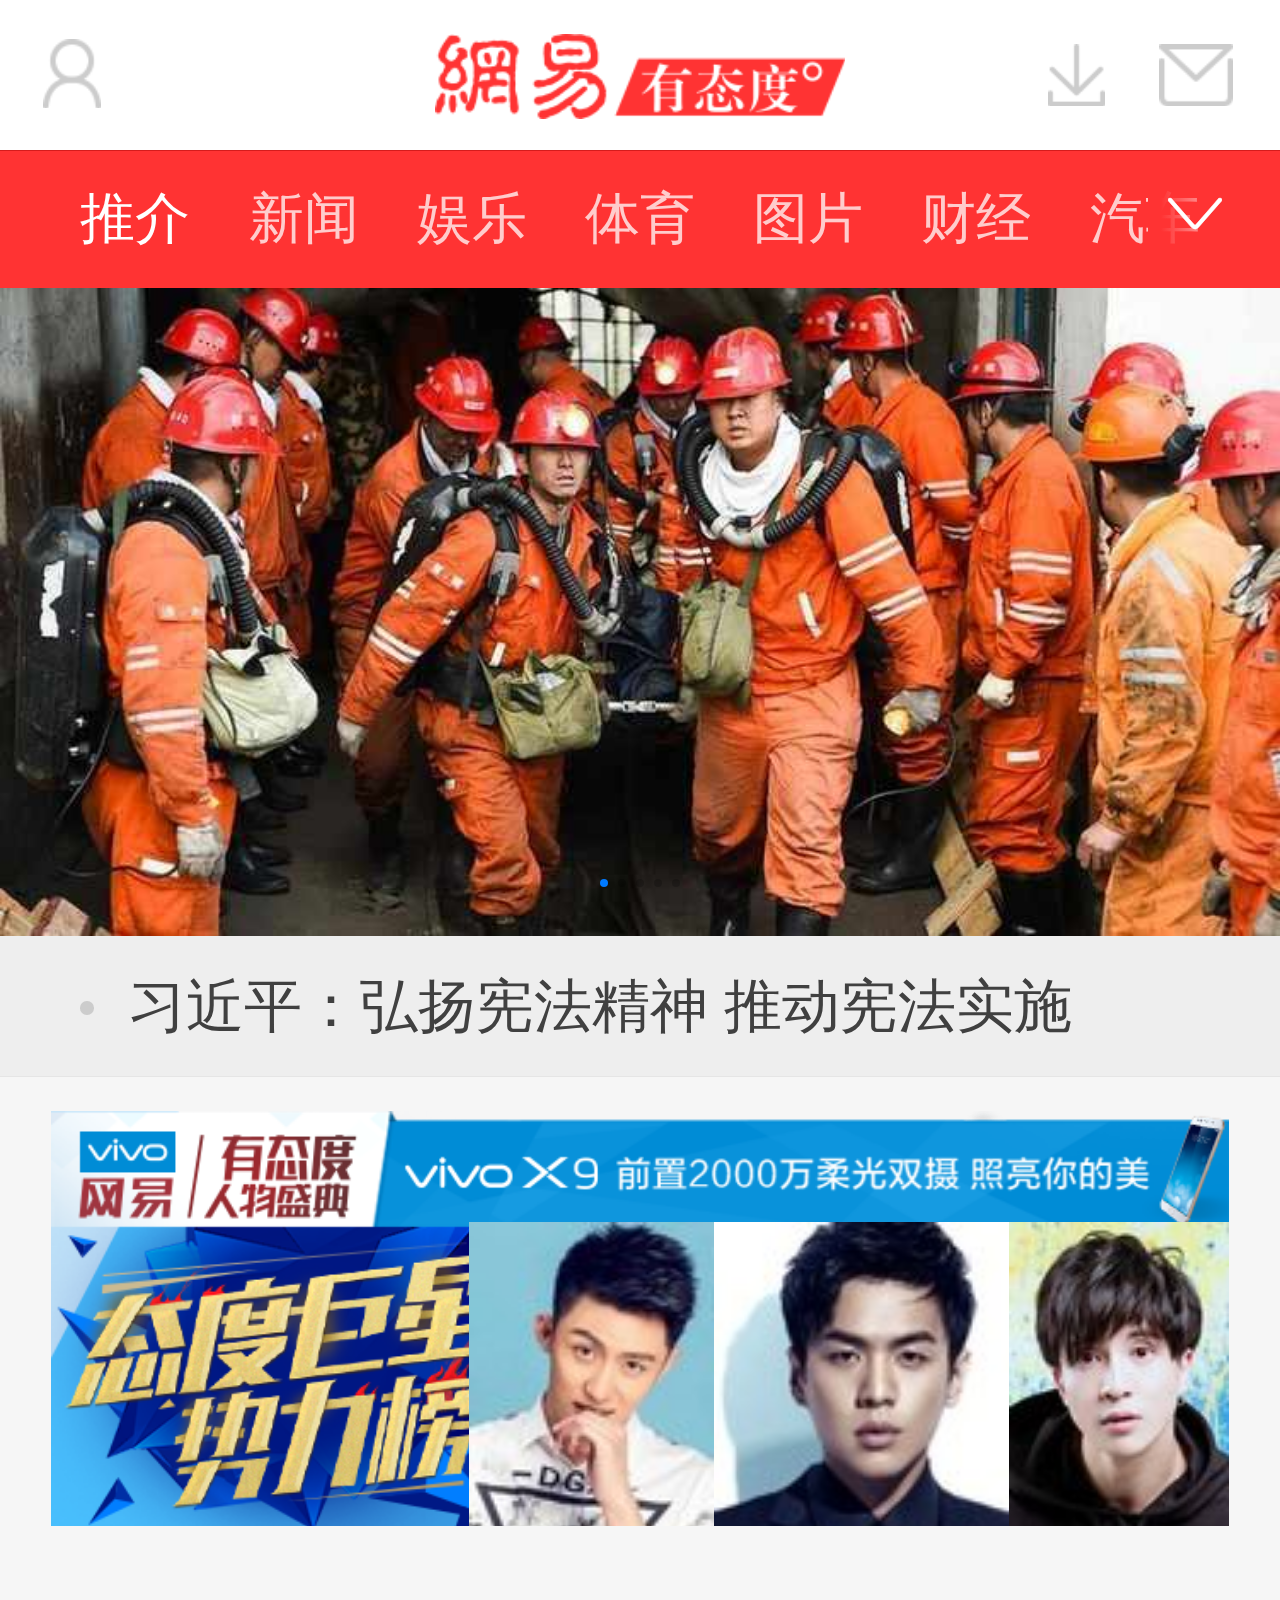
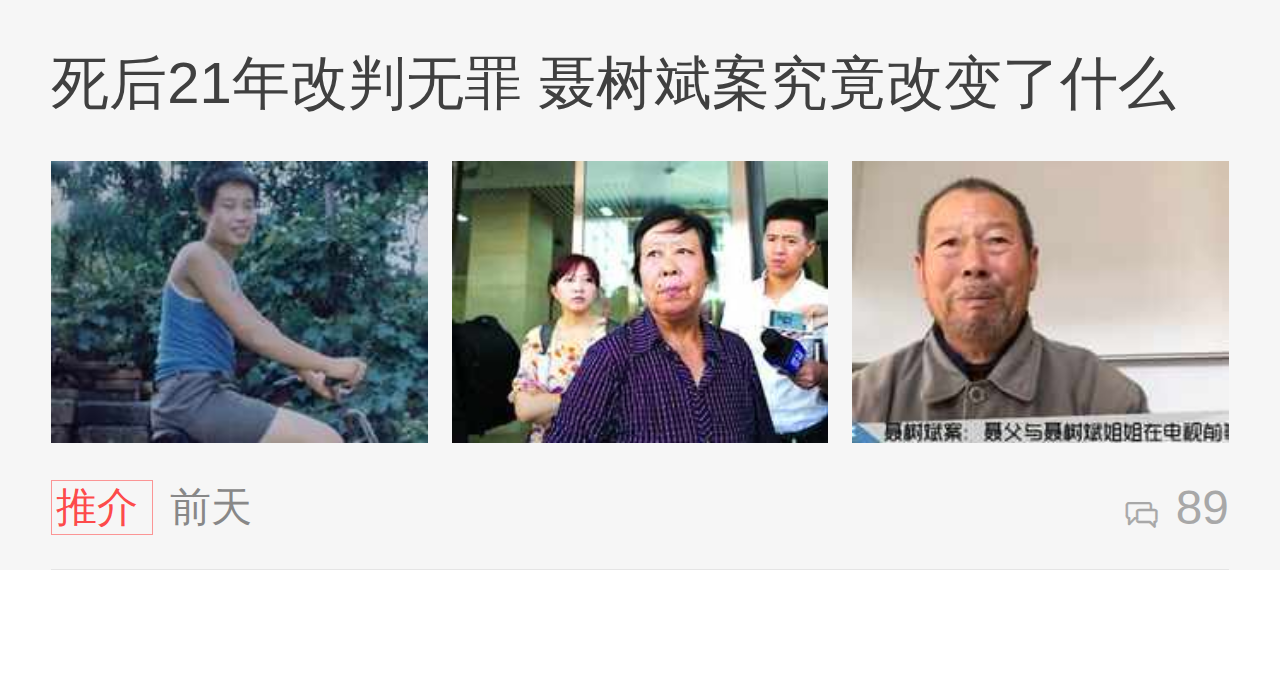
<file: index.html>
<!DOCTYPE html>
<html>
	<head>
		<meta charset="UTF-8">
	    <meta name="viewport" content="width=device-width,initial-scale=1,minimum-scale=1,maximum-scale=1,user-scalable=no" />
		<title>首页</title>
		<link rel="stylesheet" href="css/iconfont.css" />
		<link rel="stylesheet" href="css/bace.css" />
		<link rel="stylesheet" href="css/swiper.min.css" />
		<link rel="stylesheet" href="css/index.css" />
		<script src="js/zepto.js"></script>
		<script src="js/swiper.jquery.min.js"></script>
		<script src="js/bace.js"></script>
		<script src="js/index.js"></script>
	</head>
	<body>
		<!--头部-->
		<header id="indexheader">
			<div class="header-top">
				<div class="user"></div>
				<div class="logo"></div>
				<a href="javascript:;">
					<div class="downLoad"></div>
				</a>
				<a href="javascript:;">
					<div class="email"></div>
				</a>
			</div>
		</header>
		<!--内容-->
		<div class="mian-content">
			<div class="nav-warp">
				<nav class="nav">
					<a href="javascript:;">推介</a>
					<a href="javascript:;">新闻</a>
					<a href="javascript:;">娱乐</a>
					<a href="javascript:;">体育</a>
					<a href="javascript:;">图片</a>
					<a href="javascript:;">财经</a>
					<a href="javascript:;">汽车</a>
				</nav>
				<div class="nav-next iconfont icon-next"></div>
			</div>
			<div class="content-inner">
				<div class="swiper-container">
					<div class="swiper-wrapper">
						<div class="swiper-slide">
							<a href="javascript:;">
								<img src="img/1.jpg" alt="" />
							</a>
						</div>
						<div class="swiper-slide">
							<a href="javascript:;">
								<img src="img/2.jpg" alt="" />
							</a>
						</div>
						<div class="swiper-slide">
							<a href="javascript:;">
								<img src="img/3.jpg" alt="" />
							</a>
						</div>
						<div class="swiper-slide">
							<a href="javascript:;">
								<img src="img/4.jpg" alt="" />
							</a>
						</div>
						<div class="swiper-slide">
							<a href="javascript:;">
								<img src="img/5.jpg" alt="" />
							</a>
						</div>
					</div>
			        <div class="swiper-pagination"></div>
				</div>
				<div class="content-area">
					<section class="text-warp">
						<a href="javascript:;">
							<p class="item-text">习近平：弘扬宪法精神 推动宪法实施</p>
						</a>
					</section>
					<section class="gunggao">
						<div class="guangbg"></div>
						<ul class="ranklist">
							<li>
								<img src="img/gao1.jpg" alt="" />
							</li>
							<li>
								<img src="img/gao2.jpg" alt="" />
							</li>
							<li>
								<img src="img/gao3.jpg" alt="" />
							</li>
						</ul>
					</section>
					<section class="list-item">
						<a href="javascript:;">
							<div class="item-title">
								死后21年改判无罪 聂树斌案究竟改变了什么
							</div>
							<div class="item-pic">
								<div class="item-pic-warp">
									<img src="img/it1.jpg" alt="" />
									<img src="img/it2.jpg" alt="" />
									<img src="img/it3.jpg" alt="" />
								</div>
							</div>
							<div class="item-info">
								<div class="item-info-l">
									<span class="item-info-marke">
										推介
									</span>
									<span class="item-info-time">
										前天
									</span>
								</div>
								<div class="item-info-r">
									<span class="iconfont icon-usermsg"></span>89</div>
							</div>
						</a>
					</section>

				</div>
			</div>
		</div>
		<footer class="footer">
			<ul class="footer-warp">
				<li class="footer-active">
					<div class="iconfont icon-xinwen">
					<p>新闻</p>
				</li>
				<li>
					<div class="iconfont icon-zhibodiba2">
					<p>直播</p>
				</li>
				<li>
					<div class="iconfont icon-icon00105">
					<p>话题</p>
				</li>
				<li>
					<div class="iconfont icon-wode"">
					<p>我</p>
				</li>
			</ul>
		</footer>
	</body>
</html>
</file>
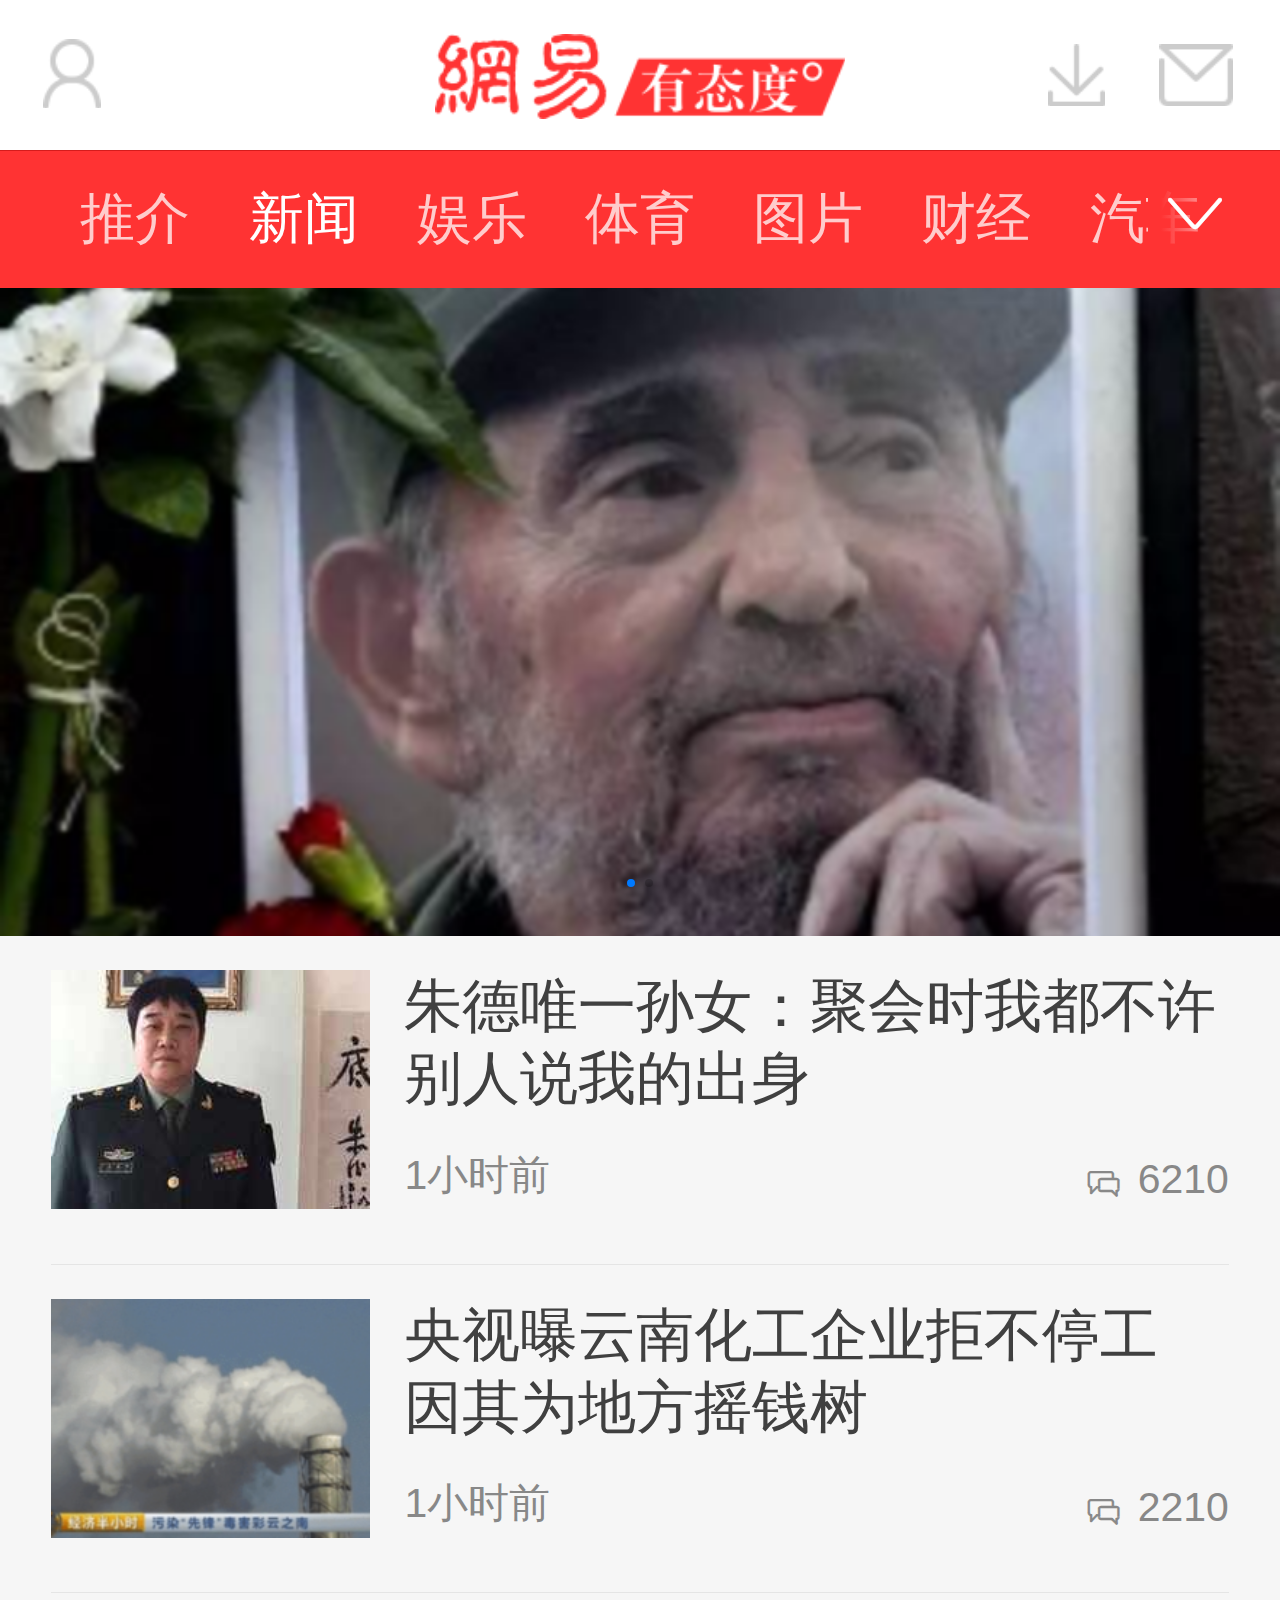
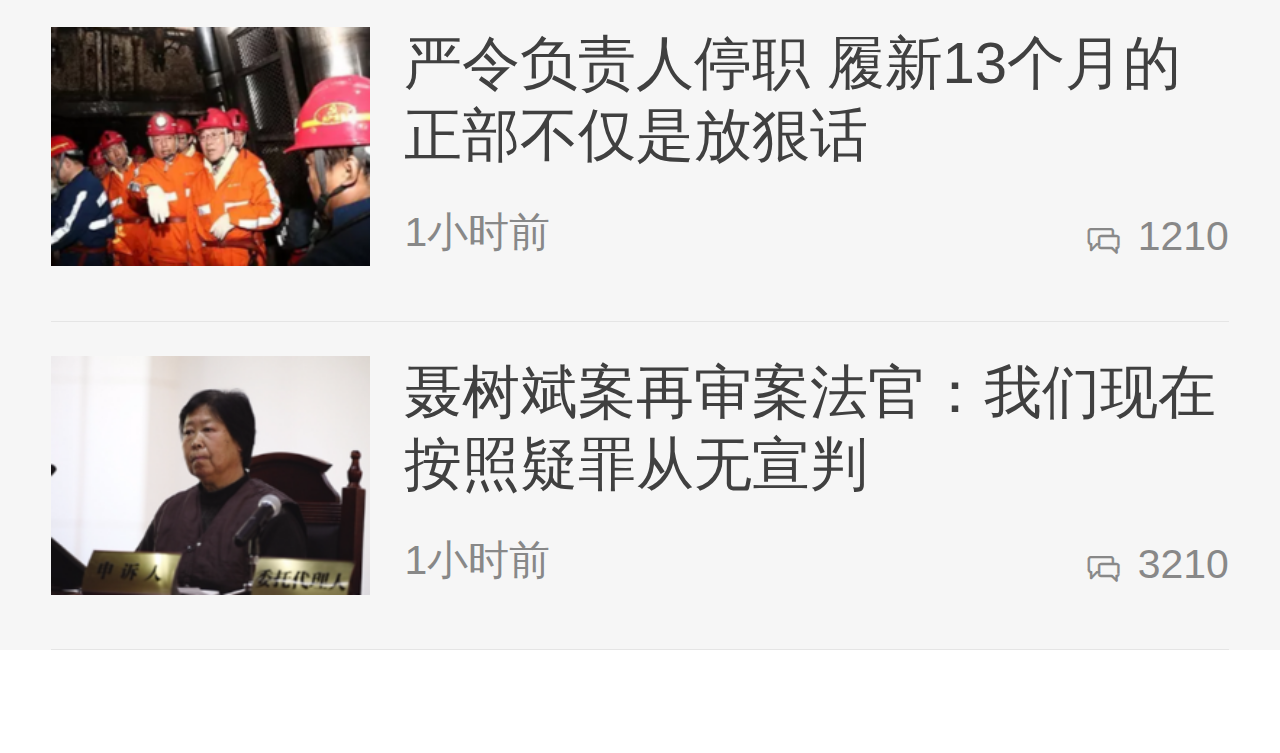
<file: list.html>
<!DOCTYPE html>
<html>
	<head>
		<meta charset="UTF-8">
		<meta name="viewport" content="width=device-width,initial-scale=1,minimum-scale=1,maximum-scale=1,user-scalable=no" />
		<title>新闻列表页</title>
		<link rel="stylesheet" href="css/bace.css" />
		<link rel="stylesheet" href="css/iconfont.css" />
		<link rel="stylesheet" href="css/swiper.min.css" />
		<link rel="stylesheet" href="css/list.css" />
		<script src="js/bace.js"></script>
		<script src="js/zepto.js"></script>
		<script src="js/swiper.jquery.min.js"></script>
		<script src="js/list.js"></script>
	</head>
	<body>
		<!--头部-->
		<header id="indexheader">
			<div class="header-top">
				<div class="user"></div>
				<div class="logo"></div>
				<a href="javascript:;">
					<div class="downLoad"></div>
				</a>
				<a href="javascript:;">
					<div class="email"></div>
				</a>
			</div>
		</header>
		<div class="mian-content">
			<div class="nav-warp">
				<nav class="nav">
					<a href="javascript:;">推介</a>
					<a href="javascript:;">新闻</a>
					<a href="javascript:;">娱乐</a>
					<a href="javascript:;">体育</a>
					<a href="javascript:;">图片</a>
					<a href="javascript:;">财经</a>
					<a href="javascript:;">汽车</a>
				</nav>
				<div class="nav-next iconfont icon-next"></div>
			</div>
			<div class="content-inner">
				<div class="swiper-container">
					<div class="swiper-wrapper">
						<div class="swiper-slide">
							<a href="javascript:;">
								<img src="img/list1.jpg" alt="" />
							</a>
						</div>
						<div class="swiper-slide">
							<a href="javascript:;">
								<img src="img/list2.jpg" alt="" />
							</a>
						</div>
					</div>
			        <div class="swiper-pagination"></div>
				</div>
				<div class="list-content">
					<section class="list-item">
						<a href="javascript:;">
							<div class="list-img">
								<img src="img/list3.jpg" alt="" />
							</div>
							<div class="list-info">
								<div class="list-text">
									<span>朱德唯一孙女：聚会时我都不许别人说我的出身</span>
								</div>
								<div class="list-desc">
									<div class="list-desc-l">
										<span class="list-desc-time">1小时前</span>
									</div>
									<div class="list-desc-r">
										<span class="iconfont icon-usermsg"></span>6210
									</div>
								</div>
							</div>
						</a>
					</section>
					<section class="list-item">
						<a href="javascript:;">
							<div class="list-img">
								<img src="img/list4.jpg" alt="" />
							</div>
							<div class="list-info">
								<div class="list-text">
									<span>央视曝云南化工企业拒不停工 因其为地方摇钱树</span>
								</div>
								<div class="list-desc">
									<div class="list-desc-l">
										<span class="list-desc-time">1小时前</span>
									</div>
									<div class="list-desc-r">
										<span class="iconfont icon-usermsg"></span>2210
									</div>
								</div>
							</div>
						</a>
					</section>
					<section class="list-item">
						<a href="javascript:;">
							<div class="list-img">
								<img src="img/list5.jpg" alt="" />
							</div>
							<div class="list-info">
								<div class="list-text">
									<span>严令负责人停职 履新13个月的正部不仅是放狠话</span>
								</div>
								<div class="list-desc">
									<div class="list-desc-l">
										<span class="list-desc-time">1小时前</span>
									</div>
									<div class="list-desc-r">
										<span class="iconfont icon-usermsg"></span>1210
									</div>
								</div>
							</div>
						</a>
					</section>
					<section class="list-item">
						<a href="javascript:;">
							<div class="list-img">
								<img src="img/list6.jpg" alt="" />
							</div>
							<div class="list-info">
								<div class="list-text">
									<span>聂树斌案再审案法官：我们现在按照疑罪从无宣判</span>
								</div>
								<div class="list-desc">
									<div class="list-desc-l">
										<span class="list-desc-time">1小时前</span>
									</div>
									<div class="list-desc-r">
										<span class="iconfont icon-usermsg"></span>3210
									</div>
								</div>
							</div>
						</a>
					</section>
				</div>
			</div>
		</div>
		<footer class="footer">
			<ul class="footer-warp">
				<li class="footer-active">
					<div class="iconfont icon-xinwen">
					<p>新闻</p>
				</li>
				<li>
					<div class="iconfont icon-zhibodiba2">
					<p>直播</p>
				</li>
				<li>
					<div class="iconfont icon-icon00105">
					<p>话题</p>
				</li>
				<li>
					<div class="iconfont icon-wode"">
					<p>我</p>
				</li>
			</ul>
		</footer>
	</body>
</html>
</file>
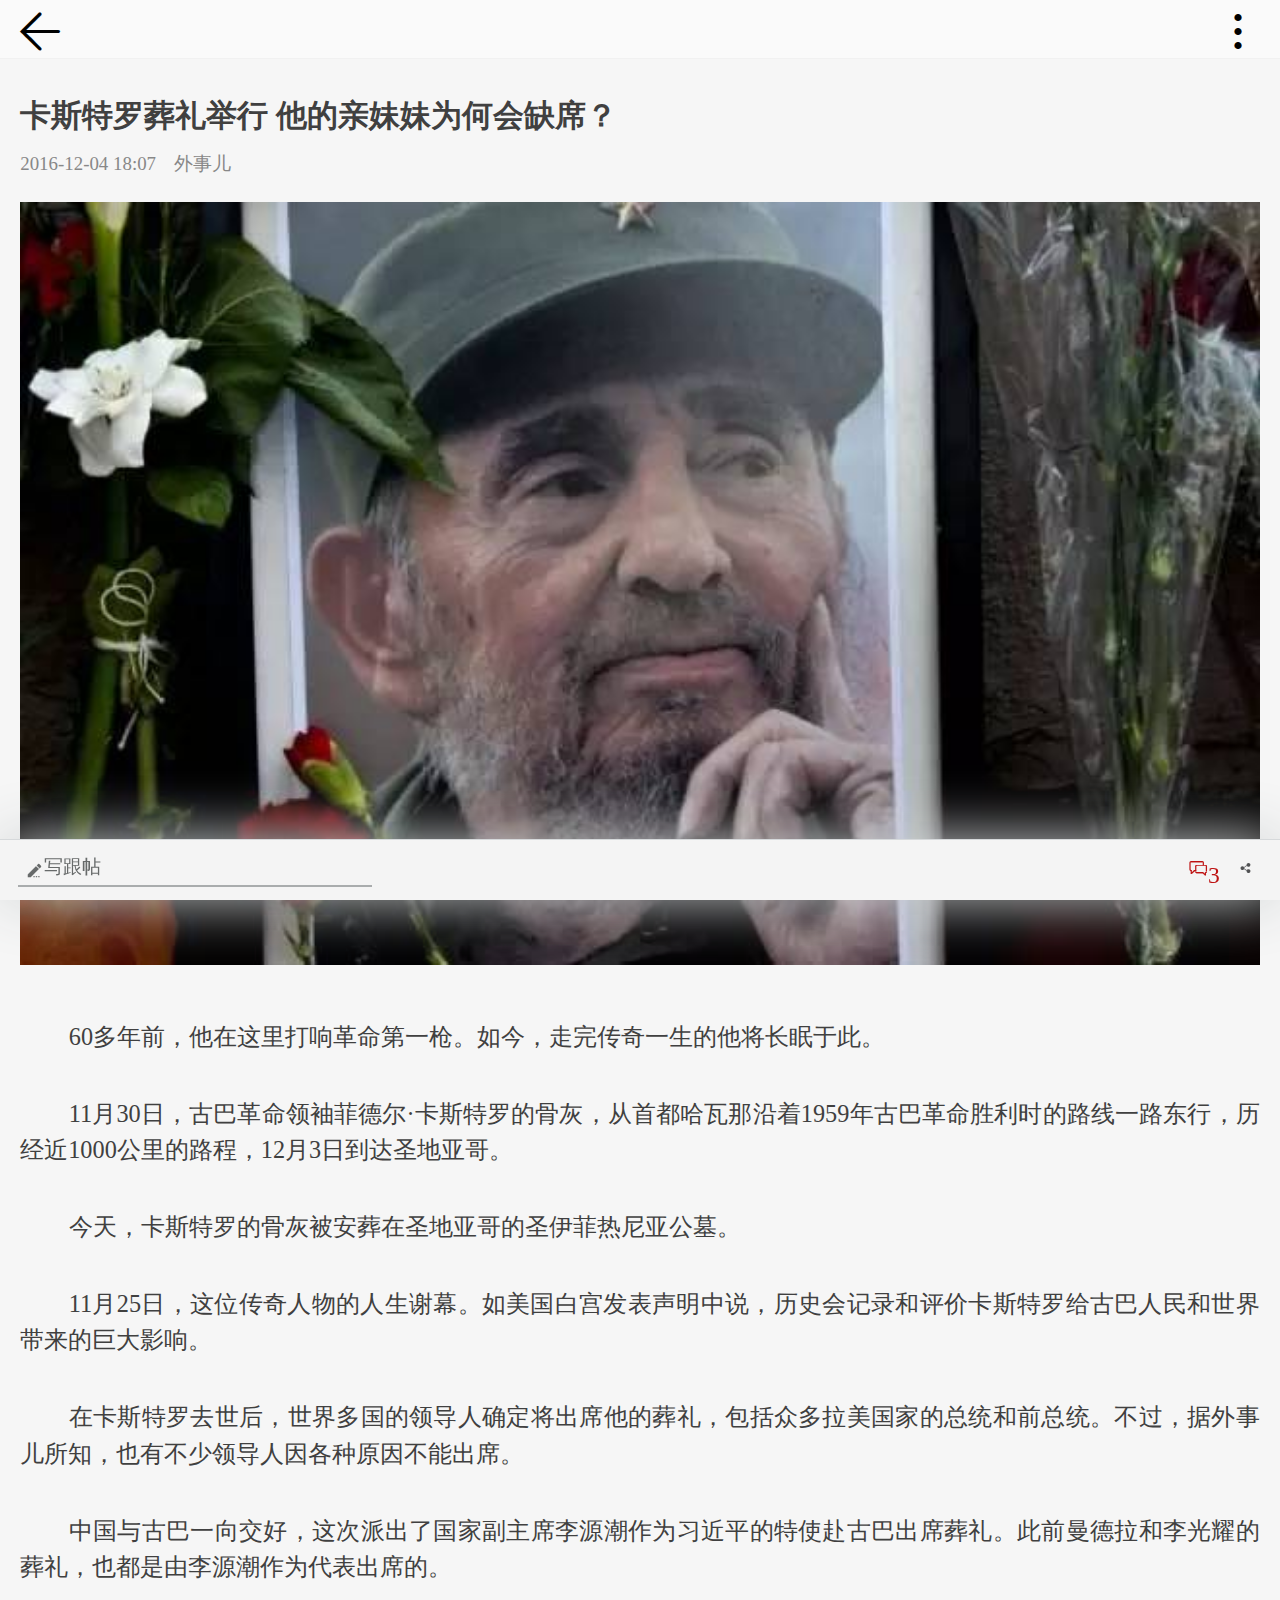
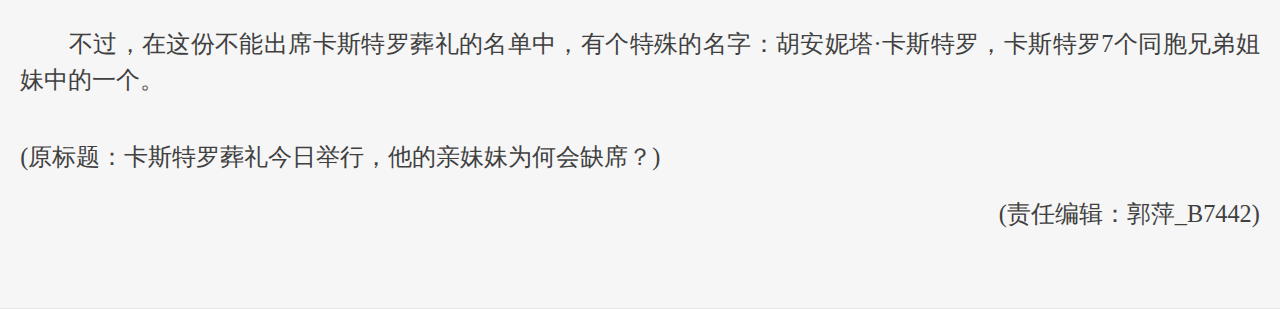
<file: show.html>
<!doctype html>
<html lang="en">
<head>
    <meta charset="UTF-8">
    <meta name="viewport"
          content="width=device-width, user-scalable=no, initial-scale=1.0, maximum-scale=1.0, minimum-scale=1.0">
    <meta http-equiv="X-UA-Compatible" content="ie=edge">
    <title>详情页</title>
    <link rel="stylesheet" href="css/show.css">
    <link rel="stylesheet" href="css/iconfont.css">
    <script src="js/show.js"></script>
</head>
<body>
<header id="xqHeader">
    <div class="return iconfont icon-fanhuiicon"></div>
    <div class="more iconfont icon-gengduo"></div>
</header>
<div class="footer">
    <div class="box">
        <div class="write iconfont icon-wuhuifu"></div>
        <div class="writetxt">写跟帖</div>
        <div class="sharef iconfont icon-iconziti17"></div>
        <div class="huifu">
            <div class="xinxi iconfont icon-usermsg " style="font-size:0.22rem;color:#be1212"></div>
            3
        </div>
        <div class="fline "></div>
    </div>
</div>
<article>
    <div class="artHeader">
        <h1 class="article_title">卡斯特罗葬礼举行 他的亲妹妹为何会缺席？</h1>
        <h2 class="article_info">
            <span class="article_time js-time">2016-12-04 18:07</span>
            <span class="article_source js-source">外事儿</span>
        </h2>
    </div>
    <div class="artimg">
        <a href="javascript:;">
            <img src="img/img.jpeg" alt="">
        </a>
    </div>
    <p>60多年前，他在这里打响革命第一枪。如今，走完传奇一生的他将长眠于此。</p>
    <p>11月30日，古巴革命领袖菲德尔·卡斯特罗的骨灰，从首都哈瓦那沿着1959年古巴革命胜利时的路线一路东行，历经近1000公里的路程，12月3日到达圣地亚哥。</p>
    <p>今天，卡斯特罗的骨灰被安葬在圣地亚哥的圣伊菲热尼亚公墓。</p>
    <p>11月25日，这位传奇人物的人生谢幕。如美国白宫发表声明中说，历史会记录和评价卡斯特罗给古巴人民和世界带来的巨大影响。</p>
    <p>在卡斯特罗去世后，世界多国的领导人确定将出席他的葬礼，包括众多拉美国家的总统和前总统。不过，据外事儿所知，也有不少领导人因各种原因不能出席。</p>
    <p>中国与古巴一向交好，这次派出了国家副主席李源潮作为习近平的特使赴古巴出席葬礼。此前曼德拉和李光耀的葬礼，也都是由李源潮作为代表出席的。</p>
    <p>不过，在这份不能出席卡斯特罗葬礼的名单中，有个特殊的名字：胡安妮塔·卡斯特罗，卡斯特罗7个同胞兄弟姐妹中的一个。</p>
    <div class="otitle_editor">
        <p class="article_otitle">
            (原标题：卡斯特罗葬礼今日举行，他的亲妹妹为何会缺席？)
        </p>
        <p class="article_editor">
            (责任编辑：郭萍_B7442)
        </p>
        <br>
    </div>
</article>
</body>
</html>
</file>
<file: css/iconfont.css>
@font-face {font-family: "iconfont";
  src: url('../font/iconfont.eot?t=1480854082431'); /* IE9*/
  src: url('../font/iconfont.eot?t=1480854082431#iefix') format('embedded-opentype'), /* IE6-IE8 */
  url('../font/iconfont.woff?t=1480854082431') format('woff'), /* chrome, firefox */
  url('../font/iconfont.ttf?t=1480854082431') format('truetype'), /* chrome, firefox, opera, Safari, Android, iOS 4.2+*/
  url('../font/iconfont.svg?t=1480854082431#iconfont') format('svg'); /* iOS 4.1- */
}

.iconfont {
  font-family:"iconfont" !important;
  font-size:0.16rem;
  font-style:normal;
  -webkit-font-smoothing: antialiased;
  -webkit-text-stroke-width: 0.002rem;
  -moz-osx-font-smoothing: grayscale;
}
.icon-iconziti17:before { content: "\e61a"; color:#505153 }

.icon-gengduo:before { content: "\e766"; font-size:0.6rem}

.icon-fanhuiicon:before { content: "\e6fb";font-size:0.6rem }

.icon-xinwen:before { content: "\e614"; }

.icon-wode:before { content: "\e6b1"; }

.icon-next:before { font-size:0.48rem; content: "\e968"; }

.icon-zhibodiba2:before { content: "\e628"; }

.icon-icon00105:before { content: "\e61b"; }

.icon-usermsg:before { content: "\e611"; }

.icon-wuhuifu:before { content: "\e67e";font-size:0.28rem;color:#676a6a }
</file>
<file: css/bace.css>
body,html,ul,li,p{
	margin:0;
	padding:0;
	-webkit-tap-highlight-color: rgba(0, 0, 0, 0);
	font-family:Helvetica;
	list-style:none;
}
a{
	text-decoration:none;
}
</file>
<file: css/index.css>
#indexheader{
	width:100%;
}
.header-top{
	width:100%;
	height:0.88rem;
	position:relative;
}
.header-top .user{
	width:0.4rem;
	height:0.4rem;
	position:absolute;
	margin-top:0.23rem;
	left:0.25rem;
	background:url(../img/icon-personal-v2.png)no-repeat;
	background-size:contain;
}
.header-top .logo{
	width:2.4rem;
	height:0.5rem;
	position:absolute;
	left:50%;
	margin:0.2rem;
	margin-left:-1.2rem;
	background:url(../img/logo_2016_v2.png) no-repeat;
	background-size:cover;
}
.header-top .downLoad,.header-top .email{
	width:0.46rem;
	height:0.36rem;
	position:absolute;
	right:0.9rem;
	margin-top:0.26rem;
	background:url(../img/app_download_v2.png)no-repeat;
	background-size:contain;
}
.header-top .email{
	right:0.25rem;
	background:url(../img/icon-email-v2.png) no-repeat;
	background-size:contain;
}
/*content*/
.mian-content{
	width:100%;
}
.mian-content .nav-warp{
	width:100%;
	position:relative;
	background-color:#f33;
    border-top:1px solid #d51c1c;
}
.nav-warp .nav{
	width:100%;
	height:0.8rem;
	display:-webkit-box;
	display: flex;
	padding:0 0.3rem;
	-webkit-box-pack: justify;
	justify-content: space-around;
	box-sizing:border-box;
	position: relative;
}
.nav a{
	text-align:center;
	line-height:0.8rem;
	font-size:0.32rem;
	color:#fff;
	text-decoration: none;
	opacity:0.75;
}
.nav a:nth-child(1){
	opacity: 1;
}
.nav:after{
	content: "";
	display: block;
	position:absolute;
	right:0.3rem;
	width:0.4rem;
	height:0.8rem;
	border-left:.08rem solid #f33;
	background:linear-gradient(to right,#f33 0,rgba(255,51,51,0) 100%);
}
.nav-next{
	width:0.8rem;
	height:100%;
	position:absolute;
	right:0;
	top:0;
	padding-right:0.2rem;
	text-align: center;
	line-height:0.8rem;
	color:#fff;
	box-sizing:border-box;
}
.content-inner{
	width:100%;
	margin-bottom:0.6rem;
}
.swiper-container{
	width:100%;
	height:3.8rem;
}
.swiper-wrapper .swiper-slide img{
	width:100%;
}
.content-area{
	width:100%;
	background-color:#f6f6f6;
}
.content-area section{
	width:6.9rem;
}
.content-area .text-warp{
	background:#eee;
	border-bottom:1px solid #e5e5e5;
	padding:0.2rem 0;
	width:100%;
}
.text-warp .item-text{
	font-size:0.34rem;
	line-height:0.42rem;
	width:6.6rem;
	margin:0 auto;
	color:#404040;
	position:relative;
	box-sizing:border-box;
	padding-left:0.3rem;
}
.text-warp .item-text:after{
	content:"";
	display:block;
	width:0.08rem;
	height:0.08rem;
	border-radius:0.04rem;
	position:absolute;
	background:#ccc;
	left:0.02rem;
	top:0.18rem;
}
.content-area .gunggao{
	margin:0 0.3rem;
	padding:0.2rem 0;
	position:relative;
	overflow: hidden;
}
.gunggao .guangbg{
	height: 2.43rem;
	background:url(../img/attitude_board_processing_bg.png) no-repeat;
	background-size:cover;
}
.gunggao .ranklist{
	display:-webkit-box;
	display:flex;
	width:4.45rem;
	position:absolute;
	right:0;
	bottom:0.2rem;
	-webkit-box-pack:justify;
	justify-content: center;
	overflow: hidden;
}
.ranklist li{
	height:1.78rem;
	flex:1 0 1.25rem;
}
.ranklist li img{
	width:100%;
}
.ranklist li:nth-child(1){
	-webkit-box-flex: 5;
	flex-grow:5;
}
.ranklist li:nth-child(2){
	-webkit-box-flex: 13;
	flex-grow:13;
}
.list-item{
	font-size:0.24rem;
	padding:0.2rem 0;
	margin:0.3rem;
	border-bottom:1px solid #e5e5e5;
}
.list-item .item-title{
	font-size:0.34rem;
	margin-bottom:0.2rem;
	color:#404040;
}
.item-pic{
	margin:0.22rem 0;
}
.item-pic-warp{
	overflow: hidden;
	height:1.65rem;
	display: -webkit-box;
	display: flex;
	justify-content:space-between;
}
.item-pic-warp img{
	width:32%;
}
.item-info:after{
	content: "";
	display: block;
	clear: both;
}
.item-info .item-info-l{
	float:left;
}
.item-info-marke{
	text-align: center;
	color:rgba(255,51,51,0.9);
	padding:0.02rem;
	margin-right:0.1rem;
	border:1px solid rgba(255,51,51,0.5);
}
.item-info-time{
	font-size:0.24rem;
	color:#888;
}
.item-info .item-info-r{
	float:right;
	color:#a8a8a8;
	font-size:0.28rem;
}
.item-info-r span{
	margin:0.1rem;
}
.footer{
	width:100%;
	height:0.8rem;
	border-top:1px solid #e5e5e5;
	position:fixed;
	bottom:0;
	background:#fff;
}
.footer-warp{
	width:6.9rem;
	height:0.82rem;
	margin:0 0.3rem;
	display:-webkit-box;
	display:flex;
	text-align:center;
}
.footer-warp li{
	width:25%;
	font-size:0.04rem;
}
.footer-warp li div{
	margin-top:0.06rem;
	font-size:0.36rem;
	color:#aaaaaa;
}
.footer-warp li p{
	font-size:0.04rem;
	margin-top:0.06rem;
}
.footer-active{
	border-top:1px solid #a5a7ab;
}
.footer-warp .footer-active div{
	color:#eb413d;
}
.footer-active p{
	color:#eb413d;
}
</file>
<file: css/list.css>
#indexheader{
	width:100%;
}
.header-top{
	width:100%;
	height:0.88rem;
	position:relative;
}
.header-top .user{
	width:0.4rem;
	height:0.4rem;
	position:absolute;
	margin-top:0.23rem;
	left:0.25rem;
	background:url(../img/icon-personal-v2.png)no-repeat;
	background-size:contain;
}
.header-top .logo{
	width:2.4rem;
	height:0.5rem;
	position:absolute;
	left:50%;
	margin:0.2rem;
	margin-left:-1.2rem;
	background:url(../img/logo_2016_v2.png) no-repeat;
	background-size:cover;
}
.header-top .downLoad,.header-top .email{
	width:0.46rem;
	height:0.36rem;
	position:absolute;
	right:0.9rem;
	margin-top:0.26rem;
	background:url(../img/app_download_v2.png)no-repeat;
	background-size:contain;
}
.header-top .email{
	right:0.25rem;
	background:url(../img/icon-email-v2.png) no-repeat;
	background-size:contain;
}
/*content*/
.mian-content{
	width:100%;
	margin-bottom:0.6rem;
}
.mian-content .nav-warp{
	width:100%;
	position:relative;
	background-color:#f33;
    border-top:1px solid #d51c1c;
}
.nav-warp .nav{
	width:100%;
	height:0.8rem;
	display:-webkit-box;
	display: flex;
	padding:0 0.3rem;
	-webkit-box-pack: justify;
	justify-content: space-around;
	box-sizing:border-box;
	position: relative;
}
.nav a{
	text-align:center;
	line-height:0.8rem;
	font-size:0.32rem;
	color:#fff;
	text-decoration: none;
	opacity:0.75;
}
.nav a:nth-child(2){
	opacity: 1;
}
.nav:after{
	content: "";
	display: block;
	position:absolute;
	right:0.3rem;
	width:0.4rem;
	height:0.8rem;
	border-left:.08rem solid #f33;
	background:linear-gradient(to right,#f33 0,rgba(255,51,51,0) 100%);
}
.nav-next{
	width:0.8rem;
	height:100%;
	position:absolute;
	right:0;
	top:0;
	padding-right:0.2rem;
	text-align: center;
	line-height:0.8rem;
	color:#fff;
	box-sizing:border-box;
}
.content-inner{
	width:100%;
}
.swiper-container{
	width:100%;
	height:3.8rem;
}
.swiper-wrapper .swiper-slide img{
	width:100%;
}
/*list-content*/
.list-content{
	width:100%;
	background:#f6f6f6;
}
section{
	background: #f6f6f6;
    width: 6.9rem;
}
.list-item{
	font-size:0.24rem;
	padding:0.2rem 0;
	border-bottom:1px solid #e5e5e5;
	margin:0 0.3rem;
}
.list-item a:after{
	content:"";
	display:block;
	clear:both;
}
.list-img{
	float:left;
	width:30%;
	height:1.4rem;
	position:relative;
	padding-right:0.2rem;
	overflow: hidden;
	box-sizing:border-box;
}
.list-img img{
	width:100%;
}
.list-info{
	width:70%;
	float:left;
	padding-bottom:0.08rem;
}
.list-text{
	font-size:0.34rem;
	color:#404040;
	line-height:0.42rem;
	margin-bottom:0.2rem;
	overflow: hidden;
}
.list-desc{
	width:100%;
	color:#888;
}
.list-desc-l{
	float:left;
}
.list-desc-r{
	float:right;
	line-height:0.37rem;
}
.list-desc-r span{
	margin-right:0.1rem;
}
/*footer*/
.footer{
	width:100%;
	height:0.8rem;
	border-top:1px solid #e5e5e5;
	position:fixed;
	bottom:0;
	background:#fff;
}
.footer-warp{
	width:6.9rem;
	height:0.82rem;
	margin:0 0.3rem;
	display:-webkit-box;
	display:flex;
	text-align:center;
}
.footer-warp li{
	width:25%;
	font-size:0.04rem;
}
.footer-warp li div{
	margin-top:0.06rem;
	font-size:0.36rem;
	color:#aaaaaa;
}
.footer-warp li p{
	font-size:0.04rem;
	margin-top:0.06rem;
}
.footer-active{
	border-top:1px solid #a5a7ab;
}
.footer-warp .footer-active div{
	color:#eb413d;
}
.footer-active p{
	color:#eb413d;
}
</file>
<file: css/show.css>
*{
    margin:0;padding:0;list-style: none;text-decoration: none;
}
body,html{
    width:100%;height:100%;
}
#xqHeader{
    width:100%;height:.87rem;background: #fafafa;border-bottom: 0.01rem solid #f1f1f1;
    padding: 0 .3rem .4rem;box-sizing: border-box;padding-top: 0.10rem;
}
.return{
    width:0.66rem;height:.66rem;float: left;
}
.more{
    width: 0.62rem;height:0.62rem;float: right;
}


article{
    margin: 0 0 .2rem;  background-color: #f6f6f6;
    padding: 0 .3rem .4rem;  border-bottom: 1px solid #e6e6e6;
}
.artHeader{
    margin:0 auto;padding: .54rem 0 0;
    box-sizing: border-box;
}
.article_title{
    font-size: .46rem;  color: #404040;  padding: 0 0 .2rem;
}
.article_info{
    margin: 0 0 .12rem;  font-size: .28rem;  color: #888;  font-weight: 400;
}
.article_source{
    padding-left: .2rem;
}
.artimg a{
    display: block;width:100%;height:100%;padding:0.25rem 0;
}
img{
    width: 100%;height:100%;
}
article p{
    text-indent: 2em;  text-align: justify;
    line-height: 1.5em;  padding: .3rem 0;
    font-size: .36rem;  color: #404040;  word-break: break-all;
}
.otitle_editor{
    font-size: .36rem;  color: #404040;  word-break: break-all;
}
.article_otitle{
    text-align: justify;margin-top: 0;
    line-height: 1.5em;text-indent: 0;
    padding: .3rem 0 0;
}
.article_editor{
    text-align: right;    text-indent: 2em;
    line-height: 1.5em;  padding: .3rem 0;
}
.footer{
    width:100%;height:0.9rem;background: #f4f4f4;position: fixed;left:0;bottom:0;
    border-top:0.01rem solid #D6D9DB;box-shadow: 0 -0.01rem 0.9rem 0.01rem #CFD3D4;
    box-sizing: border-box;
}
.box{
    position: relative;width: 100%;height: 100%;
}
.fline{
    width: 5.25rem;height:0.02rem;background: #A9ACAD;position: absolute;
    bottom:0.2rem;left: 0.27rem;
}
.write{
    width:0.28rem;height:0.28rem;position: absolute;left: 0.37rem;bottom:0.3rem;
}
.writetxt{
    font-size: 0.28rem;color:#676A6A;position: absolute;left: 0.65rem;bottom: 0.3rem;
}
.sharef{
    width: 0.3rem;height:0.3rem;
    margin-bottom: 0.16rem;
    position: absolute;right: 0.3rem;bottom:0.1rem;
}
.huifu{
    width:0.9rem;height:0.2rem;
    margin-bottom: 0.16rem;color: #BE1212;
    position: absolute;right: 0.45rem;bottom:0.2rem;font-size: 0.35rem;
}
.xinxi{
    float: left;
}
</file>
